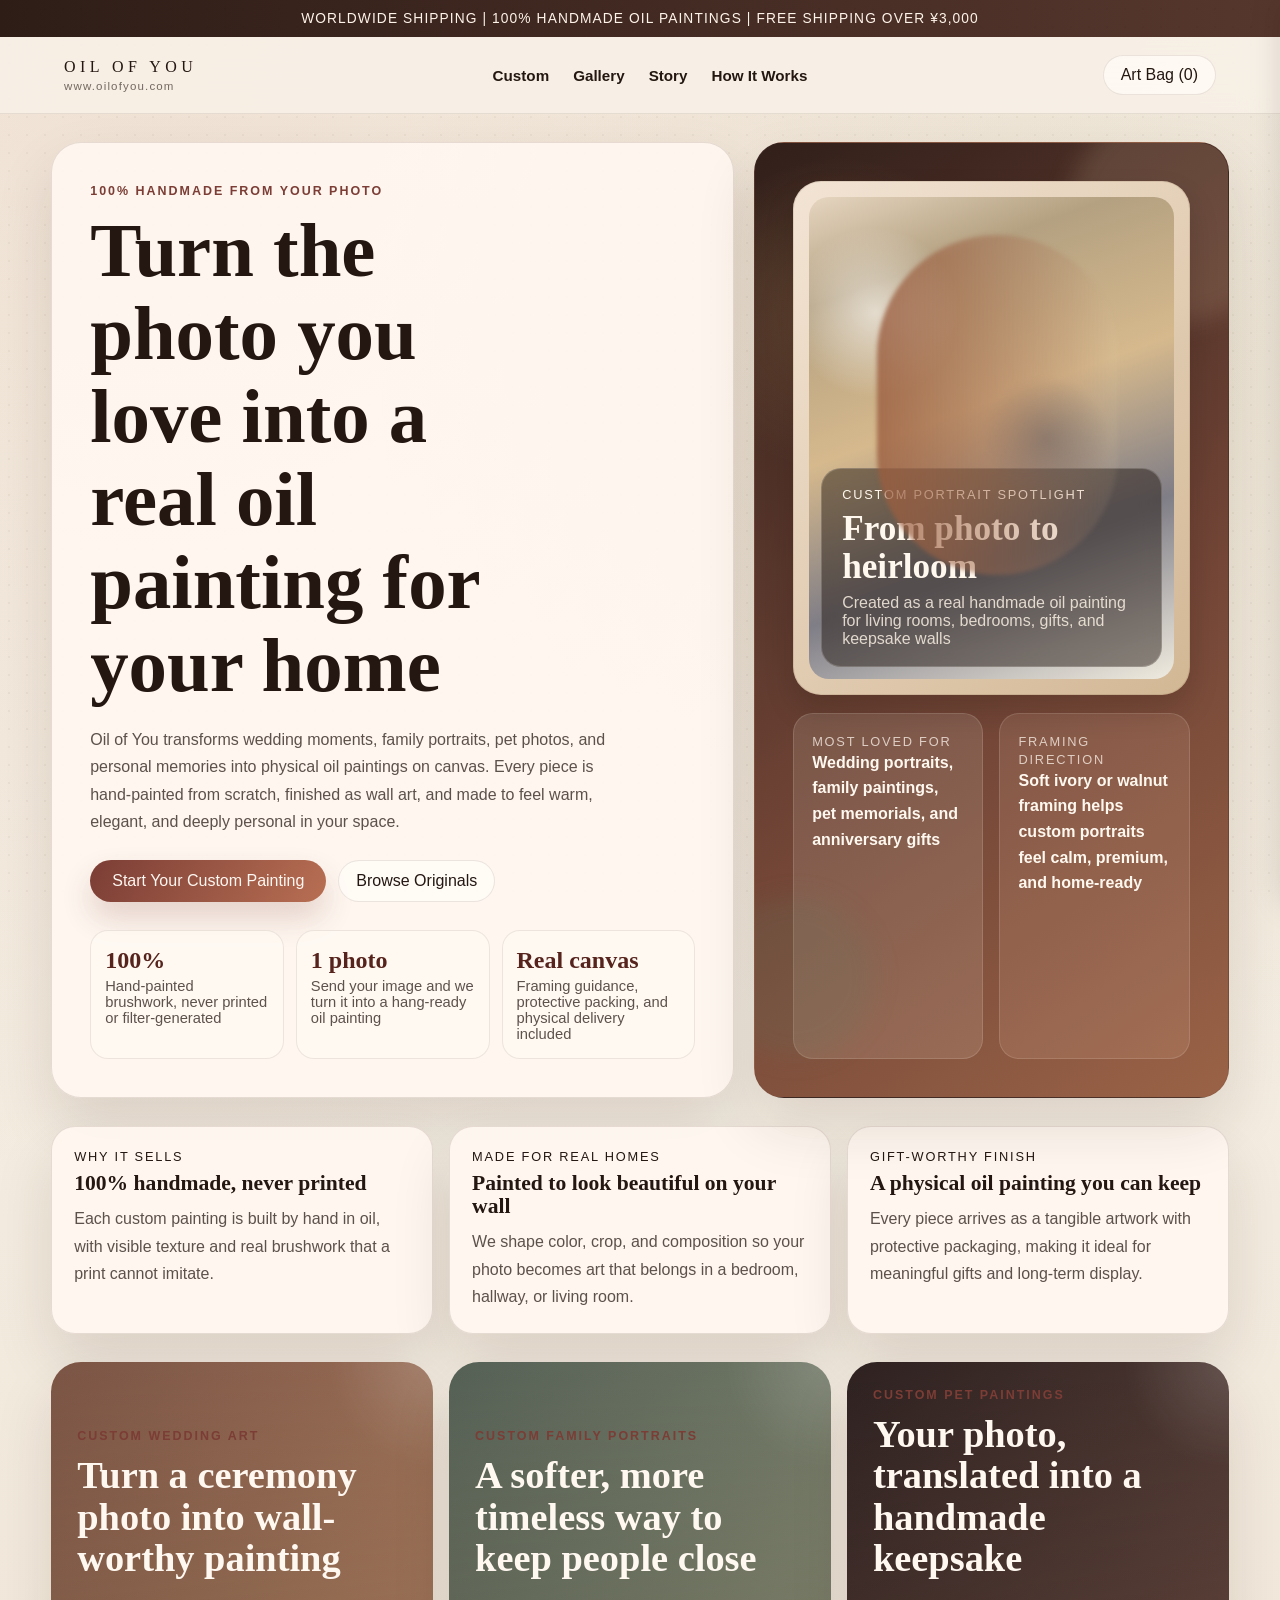
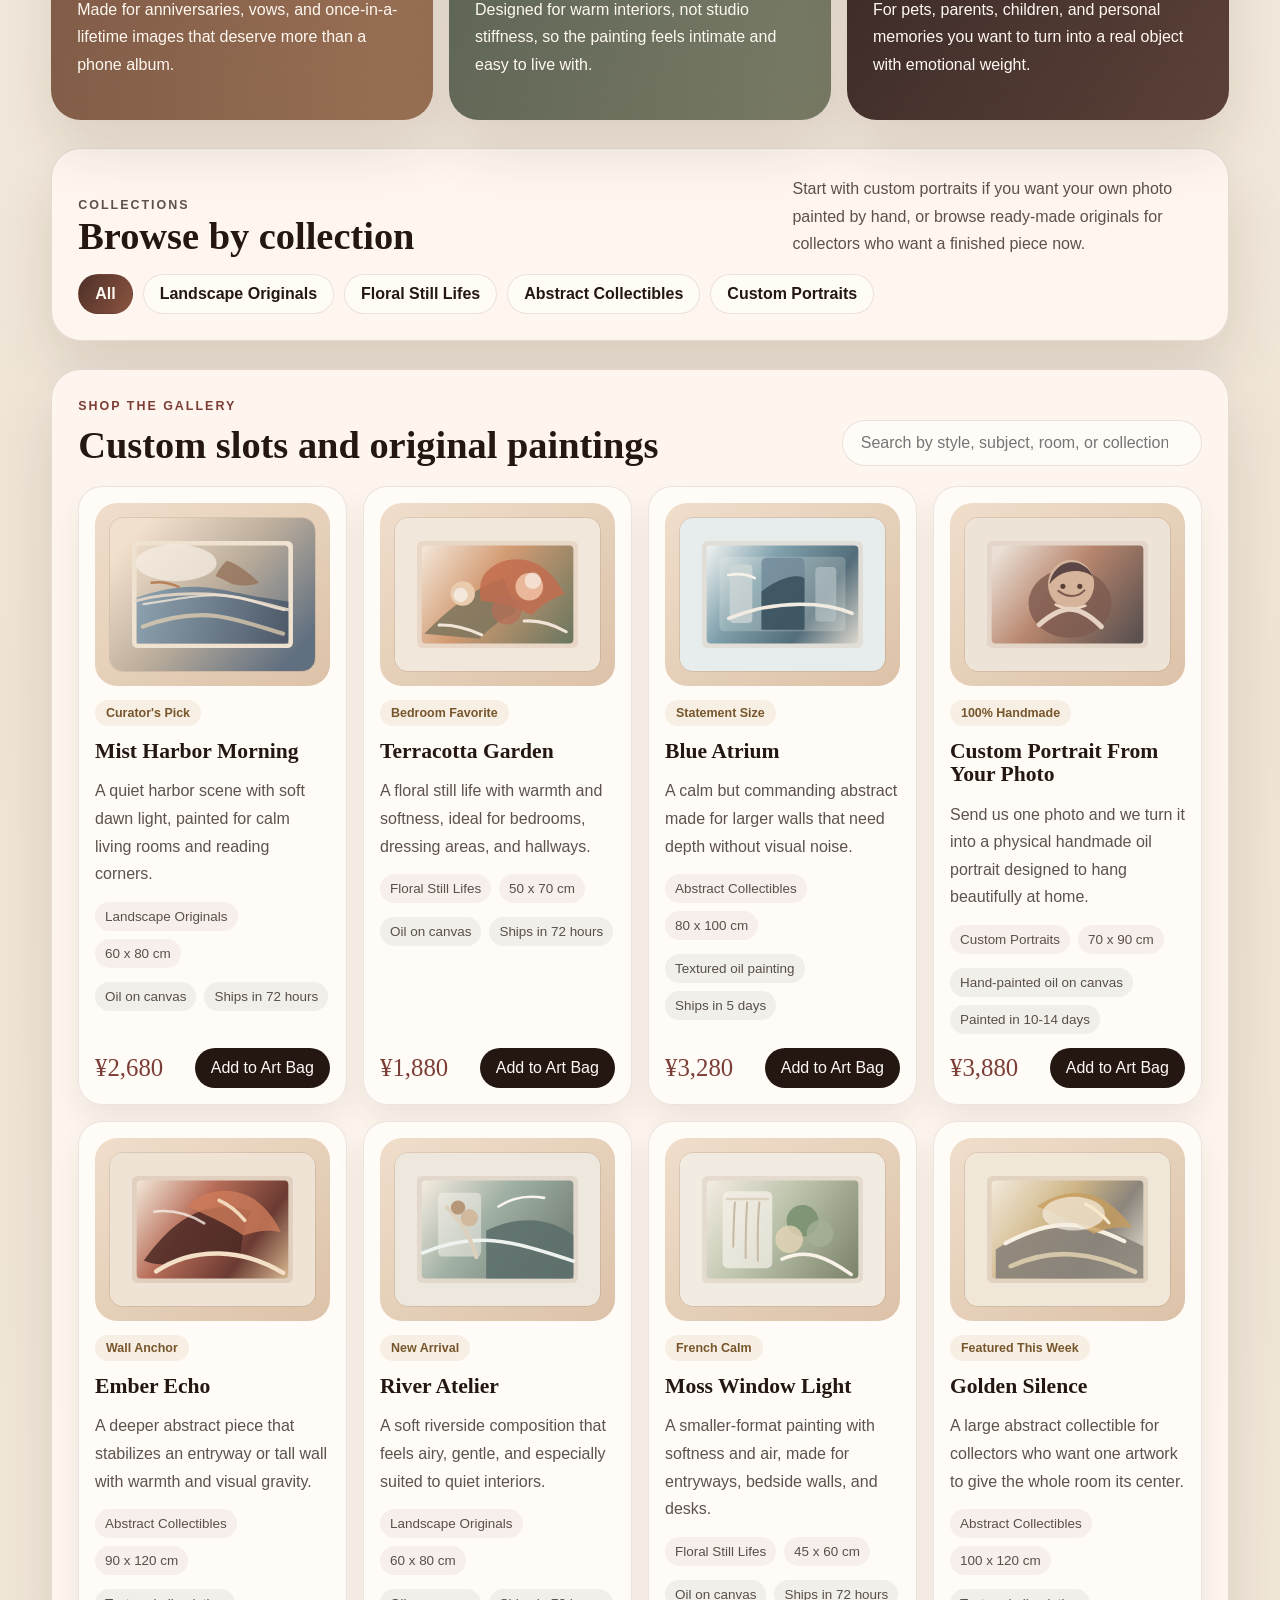
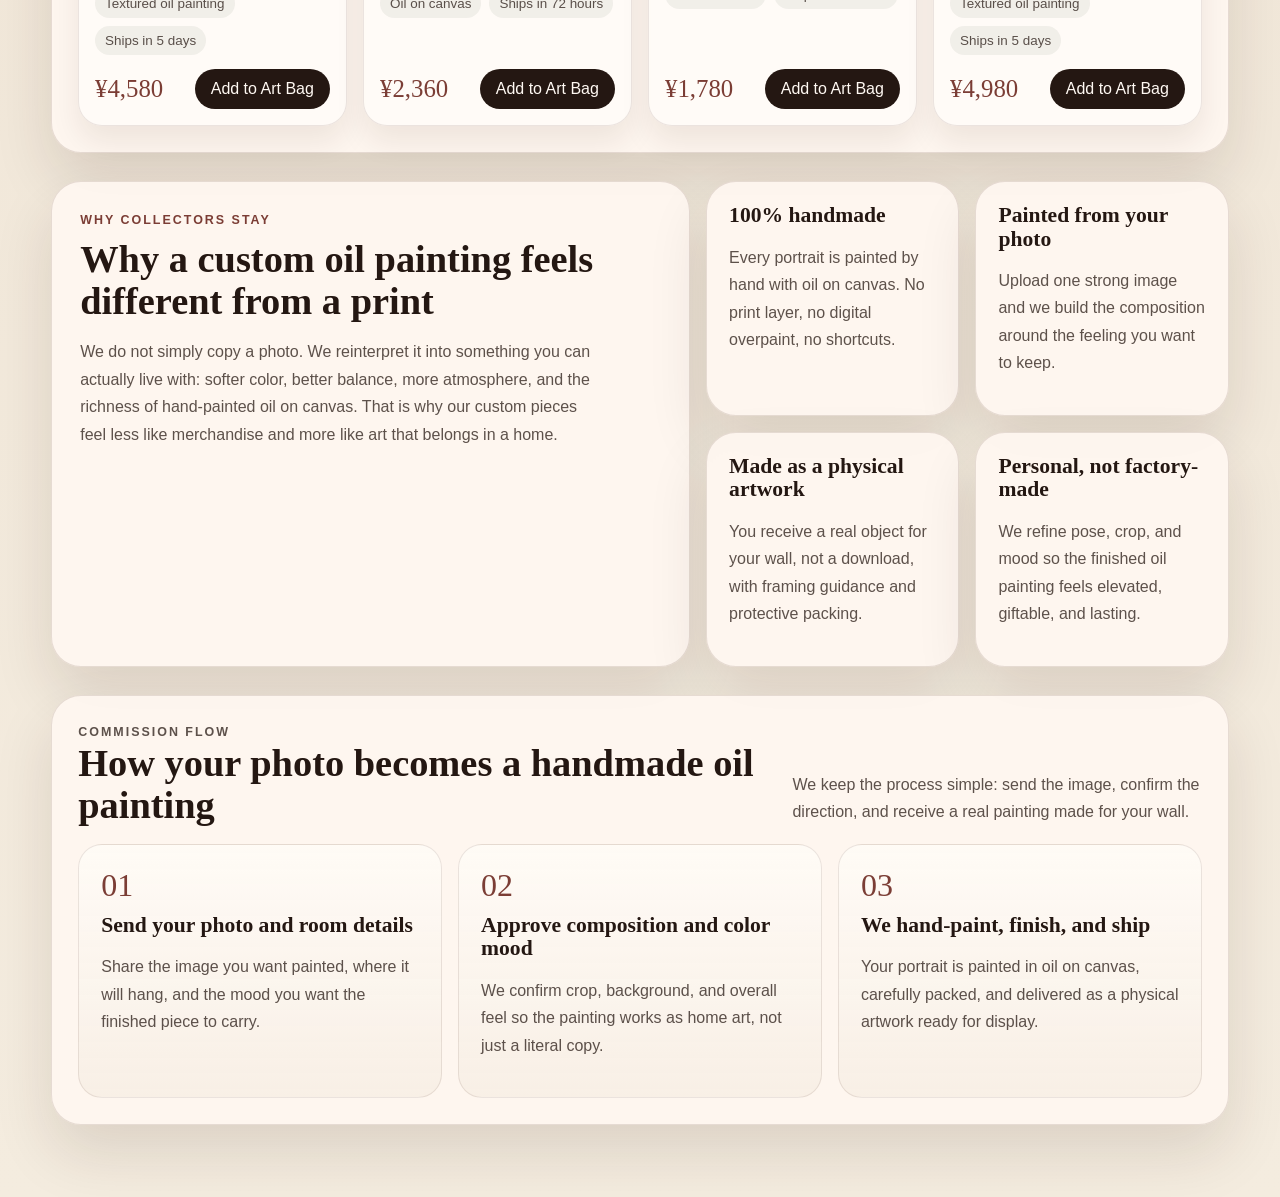
<file: index.html>
<!DOCTYPE html>
<html lang="en">
<head>
  <meta charset="UTF-8" />
  <meta name="viewport" content="width=device-width, initial-scale=1.0" />
  <title>Oil of You | 100% Handmade Custom Oil Paintings From Your Photos</title>
  <meta
    name="description"
    content="Turn your photos into 100% handmade oil paintings on real canvas. Oil of You creates custom portraits, wedding paintings, pet portraits, and collectible originals made for your home."
  />
  <link rel="canonical" href="https://www.oilofyou.com/" />
  <meta property="og:title" content="Oil of You | 100% Handmade Custom Oil Paintings From Your Photos" />
  <meta
    property="og:description"
    content="Upload your photo and receive a real hand-painted oil painting made to hang in your home."
  />
  <meta property="og:type" content="website" />
  <meta property="og:url" content="https://www.oilofyou.com/" />
  <link rel="stylesheet" href="./styles.css" />
</head>
<body>
  <header class="announcement">Worldwide shipping | 100% handmade oil paintings | Free shipping over ¥3,000</header>

  <nav class="nav">
    <a class="brand" href="./index.html" aria-label="Oil of You home page">
      <span class="brand-mark">OIL OF YOU</span>
      <span class="brand-sub">www.oilofyou.com</span>
    </a>

    <div class="nav-links">
      <a href="#collections">Custom</a>
      <a href="#shop">Gallery</a>
      <a href="#story">Story</a>
      <a href="#commission">How It Works</a>
    </div>

    <button id="cartBtn" class="cart-btn" aria-label="Open art bag">
      Art Bag (<span id="cartCount">0</span>)
    </button>
  </nav>

  <main>
    <section class="hero">
      <div class="hero-copy surface">
        <p class="eyebrow">100% Handmade From Your Photo</p>
        <h1>Turn the photo you love into a real oil painting for your home</h1>
        <p class="lede">
          Oil of You transforms wedding moments, family portraits, pet photos, and personal memories into
          physical oil paintings on canvas. Every piece is hand-painted from scratch, finished as wall art,
          and made to feel warm, elegant, and deeply personal in your space.
        </p>

        <div class="hero-actions">
          <a href="#commission" class="cta">Start Your Custom Painting</a>
          <a href="#shop" class="ghost-btn">Browse Originals</a>
        </div>

        <div class="hero-notes">
          <div>
            <strong>100%</strong>
            <span>Hand-painted brushwork, never printed or filter-generated</span>
          </div>
          <div>
            <strong>1 photo</strong>
            <span>Send your image and we turn it into a hang-ready oil painting</span>
          </div>
          <div>
            <strong>Real canvas</strong>
            <span>Framing guidance, protective packing, and physical delivery included</span>
          </div>
        </div>
      </div>

      <div class="hero-stage surface">
        <div class="stage-frame stage-frame-large">
          <div class="frame-caption">
            <p>Custom Portrait Spotlight</p>
            <h2>From photo to heirloom</h2>
            <span>Created as a real handmade oil painting for living rooms, bedrooms, gifts, and keepsake walls</span>
          </div>
        </div>

        <div class="stage-stack">
          <article class="mini-note">
            <span>Most loved for</span>
            <strong>Wedding portraits, family paintings, pet memorials, and anniversary gifts</strong>
          </article>
          <article class="mini-note warm">
            <span>Framing direction</span>
            <strong>Soft ivory or walnut framing helps custom portraits feel calm, premium, and home-ready</strong>
          </article>
        </div>
      </div>
    </section>

    <section class="signature-strip">
      <article class="surface">
        <p>Why it sells</p>
        <h3>100% handmade, never printed</h3>
        <span>Each custom painting is built by hand in oil, with visible texture and real brushwork that a print cannot imitate.</span>
      </article>
      <article class="surface">
        <p>Made for real homes</p>
        <h3>Painted to look beautiful on your wall</h3>
        <span>We shape color, crop, and composition so your photo becomes art that belongs in a bedroom, hallway, or living room.</span>
      </article>
      <article class="surface">
        <p>Gift-worthy finish</p>
        <h3>A physical oil painting you can keep</h3>
        <span>Every piece arrives as a tangible artwork with protective packaging, making it ideal for meaningful gifts and long-term display.</span>
      </article>
    </section>

    <section id="collections" class="editorial-grid">
      <article class="editorial-card tone-sand">
        <p class="eyebrow">Custom wedding art</p>
        <h2>Turn a ceremony photo into wall-worthy painting</h2>
        <p>Made for anniversaries, vows, and once-in-a-lifetime images that deserve more than a phone album.</p>
      </article>
      <article class="editorial-card tone-sage">
        <p class="eyebrow">Custom family portraits</p>
        <h2>A softer, more timeless way to keep people close</h2>
        <p>Designed for warm interiors, not studio stiffness, so the painting feels intimate and easy to live with.</p>
      </article>
      <article class="editorial-card tone-ink">
        <p class="eyebrow">Custom pet paintings</p>
        <h2>Your photo, translated into a handmade keepsake</h2>
        <p>For pets, parents, children, and personal memories you want to turn into a real object with emotional weight.</p>
      </article>
    </section>

    <section class="section-surface">
      <div class="section-head">
        <div>
          <p class="eyebrow">Collections</p>
          <h2>Browse by collection</h2>
        </div>
        <p>
          Start with custom portraits if you want your own photo painted by hand, or browse ready-made originals for collectors who want a finished piece now.
        </p>
      </div>
      <div id="categoryFilters" class="chips"></div>
    </section>

    <section id="shop" class="shop section-surface">
      <div class="shop-header">
        <div>
          <p class="eyebrow">Shop the gallery</p>
          <h2>Custom slots and original paintings</h2>
        </div>
        <input
          id="searchInput"
          type="search"
          placeholder="Search by style, subject, room, or collection"
          aria-label="Search paintings"
        />
      </div>
      <div id="productGrid" class="product-grid"></div>
    </section>

    <section id="story" class="story-layout">
      <article class="section-surface story-panel">
        <p class="eyebrow">Why collectors stay</p>
        <h2>Why a custom oil painting feels different from a print</h2>
        <p class="story-text">
          We do not simply copy a photo. We reinterpret it into something you can actually live with: softer color,
          better balance, more atmosphere, and the richness of hand-painted oil on canvas. That is why our custom
          pieces feel less like merchandise and more like art that belongs in a home.
        </p>
      </article>

      <div class="promise-grid">
        <article class="section-surface promise-card">
          <h3>100% handmade</h3>
          <p>Every portrait is painted by hand with oil on canvas. No print layer, no digital overpaint, no shortcuts.</p>
        </article>
        <article class="section-surface promise-card">
          <h3>Painted from your photo</h3>
          <p>Upload one strong image and we build the composition around the feeling you want to keep.</p>
        </article>
        <article class="section-surface promise-card">
          <h3>Made as a physical artwork</h3>
          <p>You receive a real object for your wall, not a download, with framing guidance and protective packing.</p>
        </article>
        <article class="section-surface promise-card">
          <h3>Personal, not factory-made</h3>
          <p>We refine pose, crop, and mood so the finished oil painting feels elevated, giftable, and lasting.</p>
        </article>
      </div>
    </section>

    <section id="commission" class="section-surface commission">
      <div class="section-head">
        <div>
          <p class="eyebrow">Commission flow</p>
          <h2>How your photo becomes a handmade oil painting</h2>
        </div>
        <p>We keep the process simple: send the image, confirm the direction, and receive a real painting made for your wall.</p>
      </div>

      <div class="process-grid">
        <article class="process-card">
          <span>01</span>
          <h3>Send your photo and room details</h3>
          <p>Share the image you want painted, where it will hang, and the mood you want the finished piece to carry.</p>
        </article>
        <article class="process-card">
          <span>02</span>
          <h3>Approve composition and color mood</h3>
          <p>We confirm crop, background, and overall feel so the painting works as home art, not just a literal copy.</p>
        </article>
        <article class="process-card">
          <span>03</span>
          <h3>We hand-paint, finish, and ship</h3>
          <p>Your portrait is painted in oil on canvas, carefully packed, and delivered as a physical artwork ready for display.</p>
        </article>
      </div>
    </section>
  </main>

  <aside id="cartDrawer" class="cart-drawer" aria-hidden="true">
    <div class="cart-head">
      <div>
        <p class="eyebrow">Cart</p>
        <h2>Your art bag</h2>
      </div>
      <button id="closeCartBtn" aria-label="Close art bag">Close</button>
    </div>

    <div id="cartItems" class="cart-items"></div>

    <div class="cart-foot">
      <p>Artwork subtotal: <strong id="cartSubtotal">¥0</strong></p>
      <button id="goCartBtn" class="checkout-btn">View Art Bag</button>
      <p class="small">This is still a demo checkout flow. No real payment will be charged.</p>
    </div>
  </aside>

  <div id="overlay" class="overlay"></div>

  <script src="./store-data.js"></script>
  <script src="./app.js"></script>
</body>
</html>
</file>
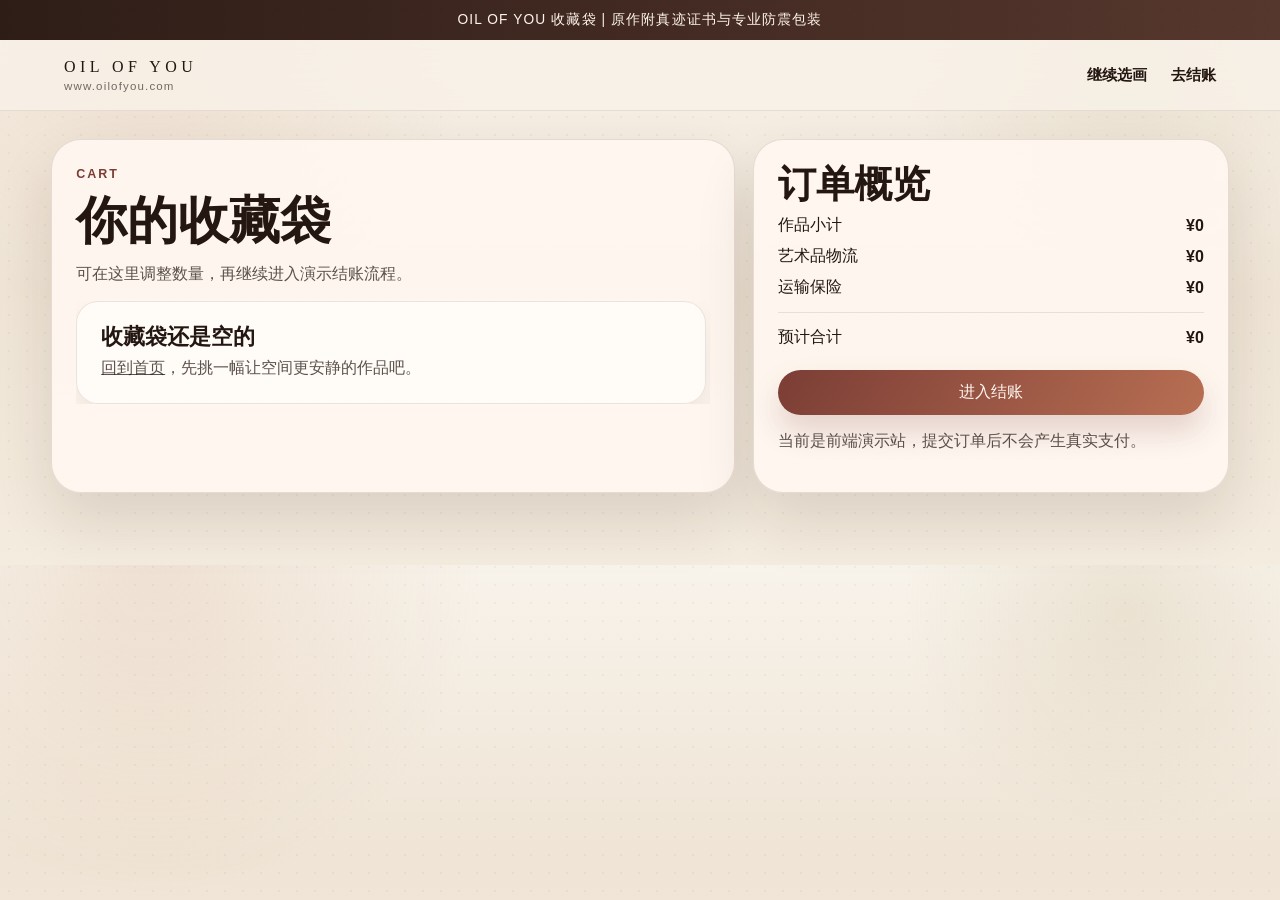
<file: cart.html>
<!DOCTYPE html>
<html lang="zh-CN">
<head>
  <meta charset="UTF-8" />
  <meta name="viewport" content="width=device-width, initial-scale=1.0" />
  <title>收藏袋 | Oil of You</title>
  <meta name="description" content="查看你在 Oil of You 选择的原创油画与订单概览。" />
  <link rel="stylesheet" href="./styles.css" />
</head>
<body>
  <header class="announcement">Oil of You 收藏袋 | 原作附真迹证书与专业防震包装</header>

  <nav class="nav">
    <a class="brand" href="./index.html" aria-label="Oil of You 首页">
      <span class="brand-mark">OIL OF YOU</span>
      <span class="brand-sub">www.oilofyou.com</span>
    </a>
    <div class="nav-links">
      <a href="./index.html">继续选画</a>
      <a href="./checkout.html">去结账</a>
    </div>
  </nav>

  <main class="flow-main">
    <section class="flow-card">
      <p class="eyebrow">Cart</p>
      <h1>你的收藏袋</h1>
      <p class="small">可在这里调整数量，再继续进入演示结账流程。</p>
      <div id="cartPageItems" class="cart-items"></div>
    </section>

    <aside class="flow-card summary-card">
      <h2>订单概览</h2>
      <div class="summary-row"><span>作品小计</span><strong id="sumSubtotal">¥0</strong></div>
      <div class="summary-row"><span>艺术品物流</span><strong id="sumShipping">¥0</strong></div>
      <div class="summary-row"><span>运输保险</span><strong id="sumInsurance">¥0</strong></div>
      <div class="summary-row total"><span>预计合计</span><strong id="sumTotal">¥0</strong></div>
      <a class="checkout-btn link-btn" href="./checkout.html">进入结账</a>
      <p class="small">当前是前端演示站，提交订单后不会产生真实支付。</p>
    </aside>
  </main>

  <script src="./store-data.js"></script>
  <script src="./cart.js"></script>
</body>
</html>
</file>
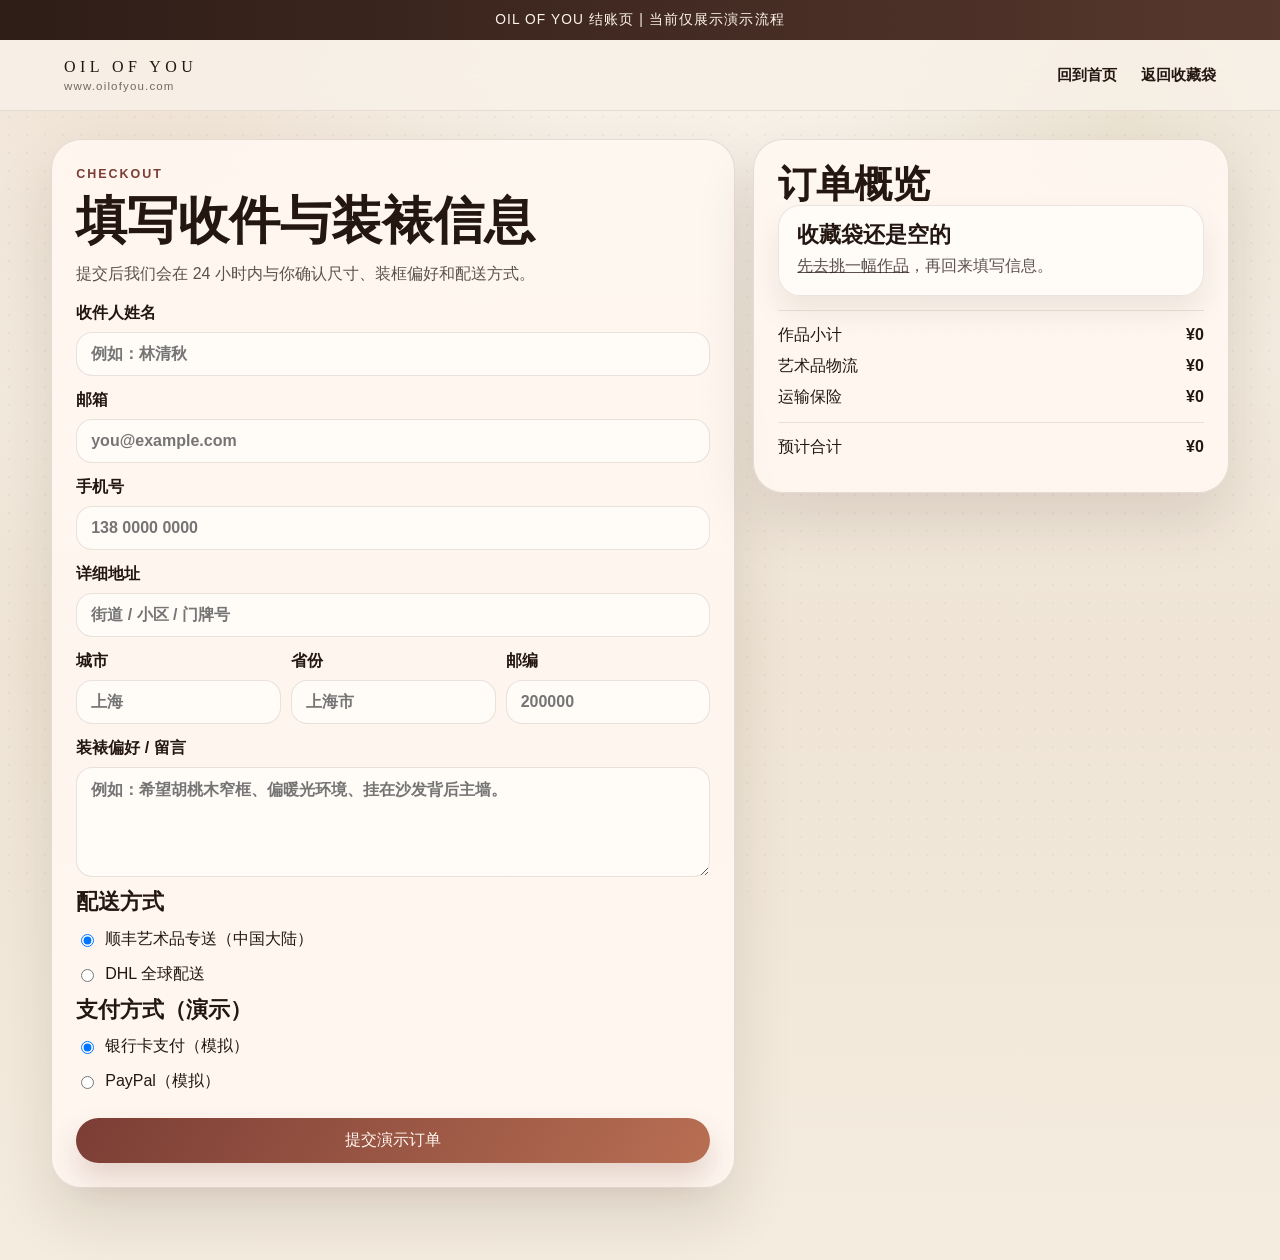
<file: checkout.html>
<!DOCTYPE html>
<html lang="zh-CN">
<head>
  <meta charset="UTF-8" />
  <meta name="viewport" content="width=device-width, initial-scale=1.0" />
  <title>结账 | Oil of You</title>
  <meta name="description" content="填写 Oil of You 油画订单的收件、装裱与配送信息。" />
  <link rel="stylesheet" href="./styles.css" />
</head>
<body>
  <header class="announcement">Oil of You 结账页 | 当前仅展示演示流程</header>

  <nav class="nav">
    <a class="brand" href="./index.html" aria-label="Oil of You 首页">
      <span class="brand-mark">OIL OF YOU</span>
      <span class="brand-sub">www.oilofyou.com</span>
    </a>
    <div class="nav-links">
      <a href="./index.html">回到首页</a>
      <a href="./cart.html">返回收藏袋</a>
    </div>
  </nav>

  <main class="flow-main">
    <section class="flow-card">
      <p class="eyebrow">Checkout</p>
      <h1>填写收件与装裱信息</h1>
      <p class="small">提交后我们会在 24 小时内与你确认尺寸、装框偏好和配送方式。</p>

      <form id="checkoutForm" class="checkout-form">
        <label>收件人姓名<input required name="name" type="text" placeholder="例如：林清秋" /></label>
        <label>邮箱<input required name="email" type="email" placeholder="you@example.com" /></label>
        <label>手机号<input required name="phone" type="tel" placeholder="138 0000 0000" /></label>
        <label>详细地址<input required name="address" type="text" placeholder="街道 / 小区 / 门牌号" /></label>

        <div class="form-row">
          <label>城市<input required name="city" type="text" placeholder="上海" /></label>
          <label>省份<input required name="province" type="text" placeholder="上海市" /></label>
          <label>邮编<input required name="postalCode" type="text" placeholder="200000" /></label>
        </div>

        <label>
          装裱偏好 / 留言
          <textarea
            name="notes"
            placeholder="例如：希望胡桃木窄框、偏暖光环境、挂在沙发背后主墙。"
          ></textarea>
        </label>

        <h3>配送方式</h3>
        <label class="radio-line">
          <input type="radio" name="delivery" value="顺丰艺术品专送" checked />
          顺丰艺术品专送（中国大陆）
        </label>
        <label class="radio-line">
          <input type="radio" name="delivery" value="DHL 全球配送" />
          DHL 全球配送
        </label>

        <h3>支付方式（演示）</h3>
        <label class="radio-line">
          <input type="radio" name="payment" value="银行卡支付" checked />
          银行卡支付（模拟）
        </label>
        <label class="radio-line">
          <input type="radio" name="payment" value="PayPal 支付" />
          PayPal（模拟）
        </label>

        <button class="checkout-btn" type="submit">提交演示订单</button>
      </form>
    </section>

    <aside class="flow-card summary-card">
      <h2>订单概览</h2>
      <div id="checkoutItems" class="mini-items"></div>
      <div class="summary-row"><span>作品小计</span><strong id="ckSubtotal">¥0</strong></div>
      <div class="summary-row"><span>艺术品物流</span><strong id="ckShipping">¥0</strong></div>
      <div class="summary-row"><span>运输保险</span><strong id="ckInsurance">¥0</strong></div>
      <div class="summary-row total"><span>预计合计</span><strong id="ckTotal">¥0</strong></div>
    </aside>
  </main>

  <script src="./store-data.js"></script>
  <script src="./checkout.js"></script>
</body>
</html>
</file>
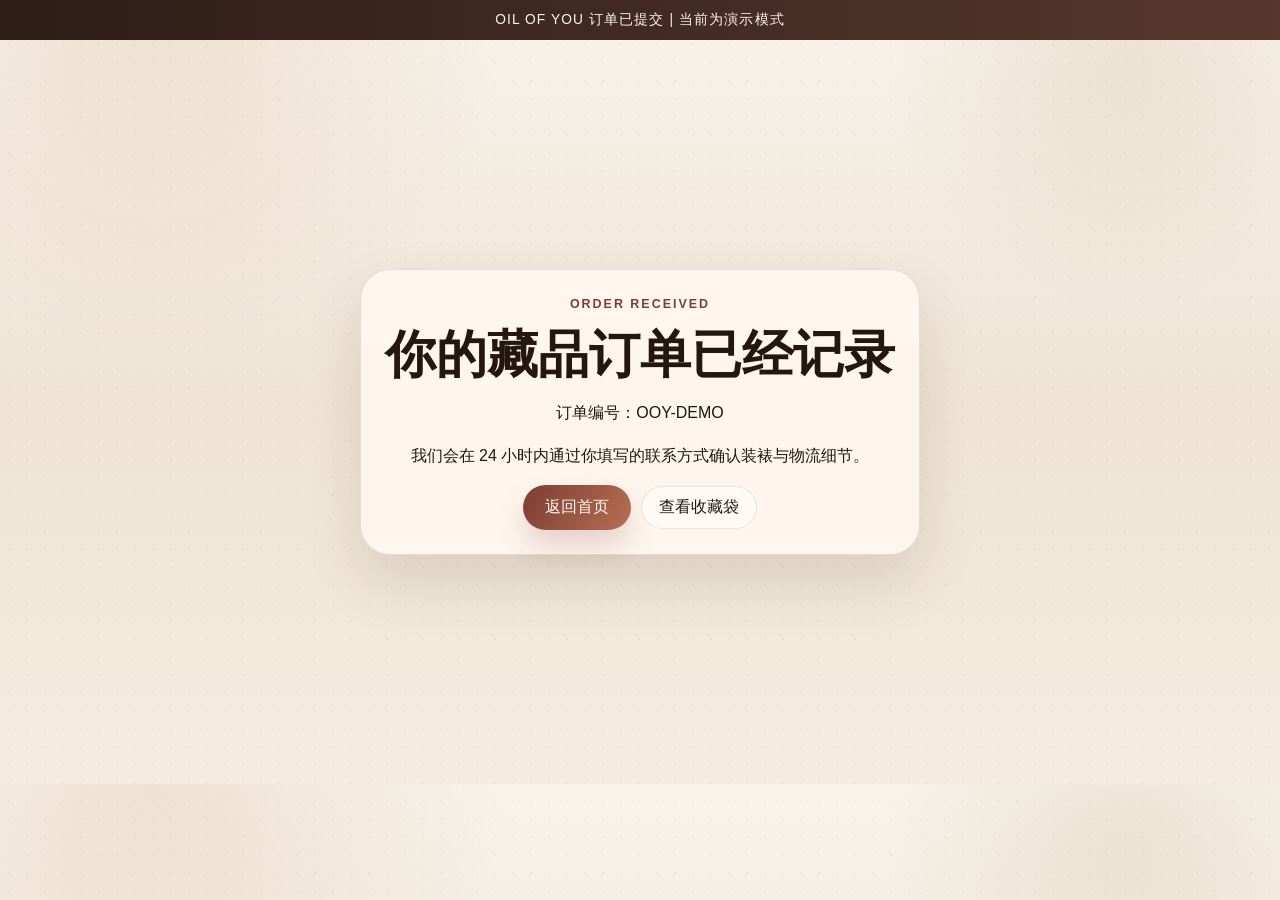
<file: order-success.html>
<!DOCTYPE html>
<html lang="zh-CN">
<head>
  <meta charset="UTF-8" />
  <meta name="viewport" content="width=device-width, initial-scale=1.0" />
  <title>订单提交成功 | Oil of You</title>
  <link rel="stylesheet" href="./styles.css" />
</head>
<body>
  <header class="announcement">Oil of You 订单已提交 | 当前为演示模式</header>

  <main class="success-wrap">
    <section class="flow-card success-card">
      <p class="eyebrow">Order received</p>
      <h1>你的藏品订单已经记录</h1>
      <p id="orderIdText">订单编号：--</p>
      <p id="orderMetaText">我们会在 24 小时内通过你填写的联系方式确认装裱与物流细节。</p>
      <div class="success-actions">
        <a class="checkout-btn link-btn" href="./index.html">返回首页</a>
        <a class="ghost-btn" href="./cart.html">查看收藏袋</a>
      </div>
    </section>
  </main>

  <script src="./store-data.js"></script>
  <script>
    const orderId = new URLSearchParams(window.location.search).get("orderId") || "OOY-DEMO";
    const lastOrder = window.loadLastOrder();
    const orderIdText = document.getElementById("orderIdText");
    const orderMetaText = document.getElementById("orderMetaText");

    orderIdText.textContent = `订单编号：${orderId}`;

    if (lastOrder) {
      const customer = lastOrder.name || "收藏家";
      const delivery = lastOrder.delivery || "配送方式";
      const total = window.formatPrice(lastOrder.total || 0);
      orderMetaText.textContent = `${customer}，我们会在 24 小时内联系你确认 ${delivery}，订单金额约 ${total}。`;
    }
  </script>
</body>
</html>
</file>
<file: styles.css>
:root {
  --ink: #241712;
  --ink-soft: rgba(36, 23, 18, 0.74);
  --paper: rgba(255, 248, 241, 0.9);
  --mist: #ecdfcf;
  --line: rgba(104, 77, 63, 0.16);
  --wine: #7b3d35;
  --wine-deep: #56241d;
  --clay: #b86f53;
  --sage: #727e6b;
  --gold: #b89758;
  --shadow: 0 28px 60px rgba(50, 27, 16, 0.12);
  --shadow-soft: 0 16px 30px rgba(50, 27, 16, 0.08);
}

* {
  box-sizing: border-box;
}

html {
  scroll-behavior: smooth;
}

body {
  margin: 0;
  color: var(--ink);
  font-family: "Avenir Next", "PingFang SC", "Hiragino Sans GB", "Microsoft YaHei", sans-serif;
  background:
    radial-gradient(circle at 12% 0%, rgba(205, 155, 117, 0.2), transparent 26%),
    radial-gradient(circle at 88% 8%, rgba(181, 159, 111, 0.18), transparent 18%),
    linear-gradient(180deg, #f8f3eb 0%, #efe4d5 52%, #f4ecdf 100%);
}

body::before {
  content: "";
  position: fixed;
  inset: 0;
  pointer-events: none;
  opacity: 0.26;
  background-image:
    radial-gradient(rgba(78, 46, 32, 0.18) 0.8px, transparent 0.8px),
    radial-gradient(rgba(255, 255, 255, 0.24) 0.6px, transparent 0.6px);
  background-size: 18px 18px, 28px 28px;
  background-position: 0 0, 9px 11px;
  mix-blend-mode: multiply;
}

img {
  display: block;
  max-width: 100%;
}

a {
  color: inherit;
}

button,
input,
textarea {
  font: inherit;
}

.announcement {
  padding: 11px 16px;
  text-align: center;
  font-size: 0.86rem;
  letter-spacing: 0.08em;
  text-transform: uppercase;
  color: #fff4ea;
  background: linear-gradient(90deg, #2e1d17, #56372d);
}

.nav {
  position: sticky;
  top: 0;
  z-index: 20;
  display: flex;
  align-items: center;
  justify-content: space-between;
  gap: 14px;
  padding: 18px 5vw;
  background: rgba(248, 241, 232, 0.84);
  border-bottom: 1px solid rgba(101, 76, 63, 0.12);
  backdrop-filter: blur(18px);
}

.brand {
  display: grid;
  gap: 4px;
  text-decoration: none;
}

.brand-mark,
h1,
h2,
h3,
.product-price,
.process-card span,
.hero-notes strong {
  font-family: "Baskerville Old Face", "Palatino Linotype", "Book Antiqua", "Songti SC", serif;
}

.brand-mark {
  font-size: 1rem;
  letter-spacing: 0.28em;
}

.brand-sub {
  font-size: 0.72rem;
  color: rgba(36, 23, 18, 0.62);
  letter-spacing: 0.1em;
}

.nav-links {
  display: flex;
  gap: 24px;
  align-items: center;
}

.nav-links a {
  position: relative;
  text-decoration: none;
  font-size: 0.95rem;
  font-weight: 600;
}

.nav-links a::after {
  content: "";
  position: absolute;
  left: 0;
  bottom: -6px;
  width: 100%;
  height: 1px;
  transform: scaleX(0);
  transform-origin: right;
  transition: transform 0.25s ease;
  background: currentColor;
}

.nav-links a:hover::after,
.nav-links a:focus-visible::after {
  transform: scaleX(1);
  transform-origin: left;
}

.cart-btn,
.cta,
.checkout-btn,
#closeCartBtn,
.ghost-btn,
.product button {
  border: 0;
  border-radius: 999px;
  cursor: pointer;
  transition:
    transform 0.22s ease,
    box-shadow 0.22s ease,
    background-color 0.22s ease;
}

.cart-btn,
.ghost-btn {
  padding: 11px 18px;
  background: rgba(255, 251, 246, 0.78);
  color: var(--ink);
  box-shadow: inset 0 0 0 1px rgba(90, 62, 48, 0.12);
}

.cart-btn:hover,
.ghost-btn:hover,
.product button:hover,
.checkout-btn:hover,
.cta:hover,
#closeCartBtn:hover {
  transform: translateY(-1px);
}

.cta,
.checkout-btn {
  padding: 12px 22px;
  text-decoration: none;
  color: #fff7f1;
  background: linear-gradient(120deg, var(--wine), var(--clay));
  box-shadow: 0 16px 30px rgba(123, 61, 53, 0.2);
  display: inline-flex;
  align-items: center;
  justify-content: center;
}

.ghost-btn {
  display: inline-flex;
  align-items: center;
  justify-content: center;
  text-decoration: none;
}

main {
  position: relative;
  width: min(1200px, 92vw);
  margin: 28px auto 72px;
  display: grid;
  gap: 28px;
}

.surface,
.section-surface,
.flow-card {
  background: var(--paper);
  border: 1px solid var(--line);
  border-radius: 30px;
  box-shadow: var(--shadow);
}

.hero {
  display: grid;
  grid-template-columns: minmax(0, 1.18fr) minmax(340px, 0.82fr);
  gap: 20px;
}

.hero-copy,
.hero-stage {
  padding: clamp(24px, 4vw, 38px);
}

.hero-copy {
  animation: rise 0.8s ease;
}

.eyebrow {
  display: inline-block;
  margin: 0 0 12px;
  font-size: 0.78rem;
  font-weight: 700;
  letter-spacing: 0.16em;
  text-transform: uppercase;
  color: var(--wine);
}

h1,
h2,
h3 {
  margin: 0;
  font-weight: 600;
  line-height: 1.08;
}

h1 {
  max-width: 11ch;
  font-size: clamp(2.7rem, 6vw, 4.8rem);
}

h2 {
  font-size: clamp(1.9rem, 3vw, 2.8rem);
}

h3 {
  font-size: 1.35rem;
}

.lede,
.story-text,
.editorial-card p:last-child,
.signature-strip span,
.promise-card p,
.process-card p,
.section-head p,
.product-summary {
  line-height: 1.72;
}

.lede {
  max-width: 58ch;
  margin: 18px 0 0;
  color: var(--ink-soft);
}

.hero-actions {
  display: flex;
  flex-wrap: wrap;
  gap: 12px;
  margin-top: 24px;
}

.hero-notes {
  margin-top: 28px;
  display: grid;
  grid-template-columns: repeat(3, minmax(0, 1fr));
  gap: 12px;
}

.hero-notes div {
  padding: 16px 14px;
  border-radius: 18px;
  background: rgba(255, 250, 245, 0.66);
  border: 1px solid rgba(95, 70, 58, 0.11);
}

.hero-notes strong {
  display: block;
  font-size: 1.5rem;
  color: var(--wine-deep);
}

.hero-notes span {
  display: block;
  margin-top: 4px;
  font-size: 0.92rem;
  color: var(--ink-soft);
}

.hero-stage {
  position: relative;
  display: grid;
  gap: 18px;
  overflow: hidden;
  color: #fff8ef;
  background:
    radial-gradient(circle at 18% 18%, rgba(236, 198, 116, 0.18), transparent 18%),
    linear-gradient(145deg, #311f1a 0%, #734637 58%, #9a6347 100%);
  animation: rise 0.95s ease;
}

.hero-stage::before,
.hero-stage::after {
  content: "";
  position: absolute;
  border-radius: 50%;
  filter: blur(12px);
}

.hero-stage::before {
  width: 220px;
  height: 220px;
  right: -60px;
  top: -40px;
  background: rgba(247, 218, 183, 0.14);
}

.hero-stage::after {
  width: 160px;
  height: 160px;
  left: -40px;
  bottom: 40px;
  background: rgba(95, 123, 101, 0.16);
}

.stage-frame {
  position: relative;
  min-height: 370px;
  padding: 16px;
  border-radius: 28px;
  background: linear-gradient(135deg, rgba(252, 238, 222, 0.95), rgba(216, 190, 154, 0.94));
  box-shadow:
    inset 0 0 0 1px rgba(84, 50, 30, 0.12),
    0 16px 30px rgba(20, 12, 8, 0.16);
}

.stage-frame::before {
  content: "";
  position: absolute;
  inset: 16px;
  border-radius: 20px;
  background:
    radial-gradient(circle at 18% 24%, rgba(255, 255, 255, 0.6), transparent 18%),
    linear-gradient(160deg, #e6d5c0 0%, #b4a181 18%, #d6b98d 44%, #7f7d86 70%, #f0ebdf 100%);
}

.stage-frame::after {
  content: "";
  position: absolute;
  inset: 54px 72px 120px 84px;
  border-radius: 999px;
  background:
    linear-gradient(90deg, rgba(154, 93, 63, 0.8), rgba(238, 220, 186, 0.08)),
    radial-gradient(circle at 70% 60%, rgba(80, 85, 96, 0.5), transparent 24%);
  filter: blur(2px);
}

.frame-caption {
  position: absolute;
  left: 28px;
  right: 28px;
  bottom: 28px;
  padding: 18px 20px;
  border-radius: 20px;
  border: 1px solid rgba(255, 249, 241, 0.18);
  background: rgba(30, 18, 13, 0.46);
  backdrop-filter: blur(10px);
}

.frame-caption p,
.mini-note span,
.signature-strip p {
  margin: 0 0 8px;
  font-size: 0.8rem;
  letter-spacing: 0.14em;
  text-transform: uppercase;
}

.frame-caption h2 {
  font-size: clamp(1.7rem, 3vw, 2.2rem);
}

.frame-caption span {
  display: block;
  margin-top: 8px;
  color: rgba(255, 245, 232, 0.82);
}

.stage-stack,
.signature-strip,
.editorial-grid,
.promise-grid,
.process-grid {
  display: grid;
  gap: 16px;
}

.stage-stack {
  grid-template-columns: repeat(2, minmax(0, 1fr));
}

.mini-note {
  padding: 18px;
  border-radius: 20px;
  border: 1px solid rgba(255, 245, 234, 0.14);
  background: rgba(255, 248, 238, 0.12);
}

.mini-note.warm {
  background: rgba(248, 215, 186, 0.12);
}

.mini-note span {
  color: rgba(255, 247, 239, 0.74);
}

.mini-note strong {
  display: block;
  line-height: 1.6;
}

.signature-strip {
  grid-template-columns: repeat(3, minmax(0, 1fr));
}

.signature-strip article {
  padding: 22px;
  border-radius: 24px;
}

.signature-strip h3 {
  margin-bottom: 10px;
}

.signature-strip span {
  color: var(--ink-soft);
}

.editorial-grid {
  grid-template-columns: repeat(3, minmax(0, 1fr));
}

.editorial-card {
  min-height: 260px;
  padding: 26px;
  border-radius: 30px;
  display: flex;
  flex-direction: column;
  justify-content: flex-end;
  color: #fff8f1;
  box-shadow: var(--shadow);
  position: relative;
  overflow: hidden;
}

.editorial-card::before {
  content: "";
  position: absolute;
  inset: 0;
  background:
    radial-gradient(circle at top right, rgba(255, 255, 255, 0.15), transparent 20%),
    linear-gradient(180deg, transparent 0%, rgba(0, 0, 0, 0.18) 100%);
}

.editorial-card > * {
  position: relative;
  z-index: 1;
}

.tone-sand {
  background: linear-gradient(145deg, #7b5445 0%, #b98966 100%);
}

.tone-sage {
  background: linear-gradient(145deg, #556055 0%, #93957a 100%);
}

.tone-ink {
  background: linear-gradient(145deg, #2d2120 0%, #6f4e44 100%);
}

.section-surface {
  padding: 26px;
}

.section-head {
  display: flex;
  justify-content: space-between;
  align-items: flex-end;
  gap: 18px;
}

.section-head p {
  max-width: 46ch;
  margin: 0;
  color: var(--ink-soft);
}

.chips {
  display: flex;
  flex-wrap: wrap;
  gap: 10px;
  margin-top: 16px;
}

.chip {
  padding: 10px 16px;
  border: 1px solid rgba(90, 63, 49, 0.12);
  border-radius: 999px;
  background: rgba(255, 252, 248, 0.68);
  color: var(--ink);
  cursor: pointer;
  font-weight: 600;
}

.chip.active {
  color: #fff8ef;
  background: linear-gradient(120deg, #4e3028, #8b5440);
  border-color: transparent;
}

.shop-header {
  display: flex;
  justify-content: space-between;
  align-items: flex-end;
  gap: 18px;
}

#searchInput {
  width: min(360px, 100%);
  padding: 13px 18px;
  border: 1px solid rgba(90, 63, 49, 0.14);
  border-radius: 999px;
  background: rgba(255, 252, 248, 0.75);
  box-shadow: inset 0 1px 0 rgba(255, 255, 255, 0.6);
}

#searchInput:focus-visible,
.checkout-form input:focus-visible,
.checkout-form textarea:focus-visible {
  outline: 2px solid rgba(123, 61, 53, 0.3);
  outline-offset: 2px;
}

.product-grid {
  margin-top: 20px;
  display: grid;
  grid-template-columns: repeat(auto-fill, minmax(265px, 1fr));
  gap: 16px;
}

.product,
.empty-card,
.cart-item {
  background: rgba(255, 251, 247, 0.95);
  border: 1px solid rgba(90, 63, 49, 0.12);
  box-shadow: var(--shadow-soft);
}

.product {
  padding: 16px;
  border-radius: 24px;
  display: flex;
  flex-direction: column;
  gap: 14px;
  opacity: 0;
  transform: translateY(24px) scale(0.985);
  animation: cardRise 0.6s cubic-bezier(0.2, 0.75, 0.2, 1) forwards;
}

.frame-shell {
  padding: 14px;
  border-radius: 22px;
  background: linear-gradient(145deg, #f0decb, #dcc2a8);
}

.product-image {
  width: 100%;
  aspect-ratio: 4 / 3;
  border-radius: 14px;
  object-fit: cover;
  border: 1px solid rgba(79, 59, 49, 0.12);
}

.tag {
  display: inline-flex;
  width: fit-content;
  padding: 6px 11px;
  border-radius: 999px;
  background: rgba(188, 151, 88, 0.12);
  color: #77562b;
  font-size: 0.78rem;
  font-weight: 700;
}

.product-summary {
  margin: 0;
  color: var(--ink-soft);
}

.product-meta {
  display: flex;
  flex-wrap: wrap;
  gap: 8px;
}

.product-meta span {
  padding: 7px 10px;
  border-radius: 999px;
  background: rgba(121, 61, 53, 0.06);
  font-size: 0.84rem;
  color: var(--ink-soft);
}

.product-meta.muted span {
  background: rgba(114, 126, 107, 0.1);
}

.product-bottom {
  margin-top: auto;
  display: flex;
  align-items: center;
  justify-content: space-between;
  gap: 12px;
}

.product-price {
  margin: 0;
  font-size: 1.55rem;
  color: var(--wine);
}

.product button {
  padding: 11px 16px;
  color: #fff9f3;
  background: #241712;
}

.story-layout {
  display: grid;
  grid-template-columns: minmax(0, 1.1fr) minmax(0, 0.9fr);
  gap: 16px;
}

.story-panel {
  padding: 28px;
}

.story-text {
  margin-top: 16px;
  max-width: 58ch;
  color: var(--ink-soft);
}

.promise-grid {
  grid-template-columns: repeat(2, minmax(0, 1fr));
}

.promise-card {
  padding: 22px;
}

.promise-card p,
.process-card p,
.small {
  color: var(--ink-soft);
}

.commission {
  display: grid;
  gap: 18px;
}

.process-grid {
  grid-template-columns: repeat(3, minmax(0, 1fr));
}

.process-card {
  padding: 22px;
  border-radius: 24px;
  background: linear-gradient(180deg, rgba(255, 251, 246, 0.92), rgba(247, 238, 228, 0.86));
  border: 1px solid rgba(90, 63, 49, 0.12);
}

.process-card span {
  display: block;
  margin-bottom: 10px;
  font-size: 2rem;
  color: var(--wine);
}

.cart-drawer {
  position: fixed;
  top: 0;
  right: 0;
  z-index: 40;
  width: min(430px, 92vw);
  height: 100vh;
  padding: 16px;
  display: flex;
  flex-direction: column;
  gap: 12px;
  background: rgba(255, 249, 242, 0.97);
  border-left: 1px solid rgba(90, 63, 49, 0.12);
  box-shadow: -16px 0 34px rgba(27, 16, 11, 0.18);
  transform: translateX(105%);
  transition: transform 0.3s ease;
  backdrop-filter: blur(18px);
}

.cart-drawer.open {
  transform: translateX(0);
}

.overlay {
  position: fixed;
  inset: 0;
  z-index: 35;
  opacity: 0;
  pointer-events: none;
  transition: opacity 0.3s ease;
  background: rgba(18, 11, 7, 0.46);
}

.overlay.show {
  opacity: 1;
  pointer-events: auto;
}

.cart-head,
.summary-row,
.cart-meta,
.item-row,
.success-actions {
  display: flex;
  align-items: center;
}

.cart-head,
.summary-row,
.cart-meta {
  justify-content: space-between;
}

.cart-items {
  flex: 1;
  display: grid;
  gap: 10px;
  overflow: auto;
  padding-right: 4px;
}

.cart-item {
  padding: 12px;
  border-radius: 18px;
  display: grid;
  gap: 8px;
}

.item-row {
  gap: 12px;
}

.thumb {
  width: 58px;
  height: 58px;
  flex-shrink: 0;
  border-radius: 14px;
  object-fit: cover;
  border: 1px solid rgba(90, 63, 49, 0.12);
}

.item-row p {
  margin: 4px 0 0;
}

.qty {
  display: inline-flex;
  align-items: center;
  gap: 7px;
}

.qty button {
  width: 28px;
  height: 28px;
  padding: 0;
  border: 0;
  border-radius: 999px;
  cursor: pointer;
  background: rgba(123, 61, 53, 0.08);
}

#closeCartBtn {
  padding: 10px 14px;
  background: rgba(123, 61, 53, 0.08);
}

.cart-foot {
  padding-top: 12px;
  border-top: 1px solid rgba(90, 63, 49, 0.12);
}

.cart-foot p {
  margin: 0;
}

.cart-foot .checkout-btn,
.summary-card .checkout-btn,
.checkout-form .checkout-btn {
  width: 100%;
  margin-top: 12px;
}

.flow-main {
  display: grid;
  grid-template-columns: minmax(0, 1.18fr) minmax(320px, 0.82fr);
  gap: 18px;
}

.flow-card {
  padding: 24px;
}

.flow-card h1,
.success-card h1 {
  max-width: none;
  font-size: clamp(2.1rem, 4vw, 3.2rem);
}

.summary-card {
  height: fit-content;
  position: sticky;
  top: 108px;
}

.summary-row {
  margin: 10px 0;
}

.summary-row.total {
  margin-top: 14px;
  padding-top: 14px;
  border-top: 1px solid rgba(90, 63, 49, 0.12);
}

.mini-items {
  display: grid;
  gap: 10px;
  padding-bottom: 14px;
  margin-bottom: 14px;
  border-bottom: 1px solid rgba(90, 63, 49, 0.12);
}

.summary-item {
  gap: 10px;
}

.summary-item .item-row {
  gap: 8px;
}

.checkout-form {
  margin-top: 18px;
  display: grid;
  gap: 14px;
}

.checkout-form label {
  display: grid;
  gap: 8px;
  font-weight: 600;
}

.checkout-form input,
.checkout-form textarea {
  width: 100%;
  padding: 12px 14px;
  border: 1px solid rgba(90, 63, 49, 0.14);
  border-radius: 16px;
  background: rgba(255, 252, 248, 0.86);
}

.checkout-form textarea {
  min-height: 110px;
  resize: vertical;
}

.form-row {
  display: grid;
  grid-template-columns: repeat(3, minmax(0, 1fr));
  gap: 10px;
}

.radio-line {
  display: flex !important;
  gap: 10px;
  align-items: center;
  font-weight: 500 !important;
}

.radio-line input {
  width: auto;
}

.link-btn {
  display: inline-flex;
  justify-content: center;
}

.success-wrap {
  min-height: 72vh;
  display: grid;
  place-items: center;
  width: min(760px, 92vw);
  margin: 48px auto;
}

.success-card {
  text-align: center;
}

.success-card p {
  line-height: 1.7;
}

.success-actions {
  gap: 10px;
  justify-content: center;
}

.empty-card {
  padding: 24px;
  border-radius: 22px;
}

.empty-card.compact {
  padding: 18px;
}

.empty-card h3 {
  margin-bottom: 8px;
}

.empty-card p {
  margin: 0;
  color: var(--ink-soft);
}

@keyframes rise {
  from {
    opacity: 0;
    transform: translateY(18px);
  }

  to {
    opacity: 1;
    transform: translateY(0);
  }
}

@keyframes cardRise {
  to {
    opacity: 1;
    transform: translateY(0) scale(1);
  }
}

@media (max-width: 1080px) {
  .hero,
  .story-layout,
  .flow-main {
    grid-template-columns: 1fr;
  }

  .summary-card {
    position: static;
  }

  .signature-strip,
  .editorial-grid,
  .process-grid {
    grid-template-columns: 1fr;
  }

  .promise-grid {
    grid-template-columns: repeat(2, minmax(0, 1fr));
  }
}

@media (max-width: 760px) {
  .nav {
    flex-wrap: wrap;
    justify-content: center;
  }

  .nav-links {
    width: 100%;
    justify-content: center;
    flex-wrap: wrap;
    gap: 14px;
  }

  main {
    width: min(94vw, 1200px);
    gap: 20px;
  }

  .hero-copy,
  .hero-stage,
  .section-surface,
  .flow-card {
    padding: 20px;
    border-radius: 24px;
  }

  .hero-notes,
  .stage-stack,
  .promise-grid,
  .form-row {
    grid-template-columns: 1fr;
  }

  .section-head,
  .shop-header,
  .product-bottom {
    flex-direction: column;
    align-items: stretch;
  }

  .product-bottom {
    gap: 10px;
  }

  .success-actions {
    flex-direction: column;
  }
}
</file>
